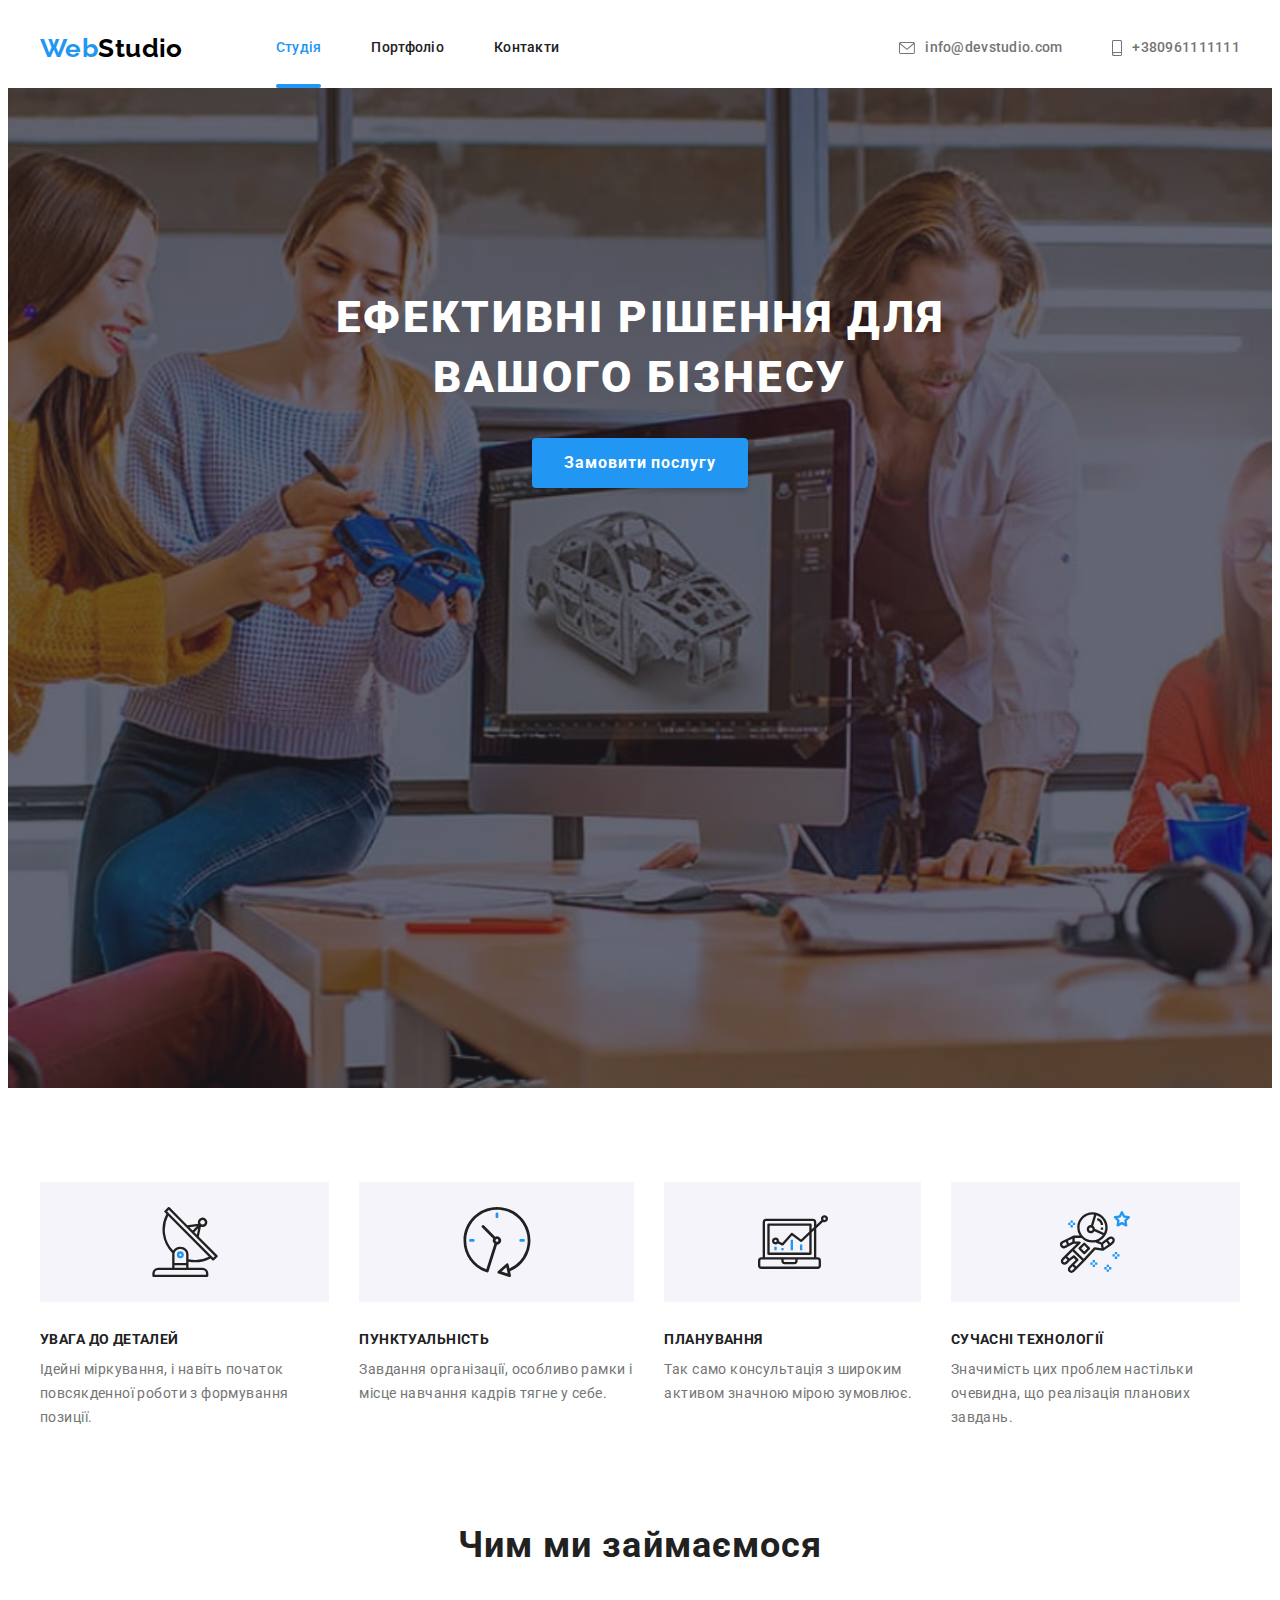
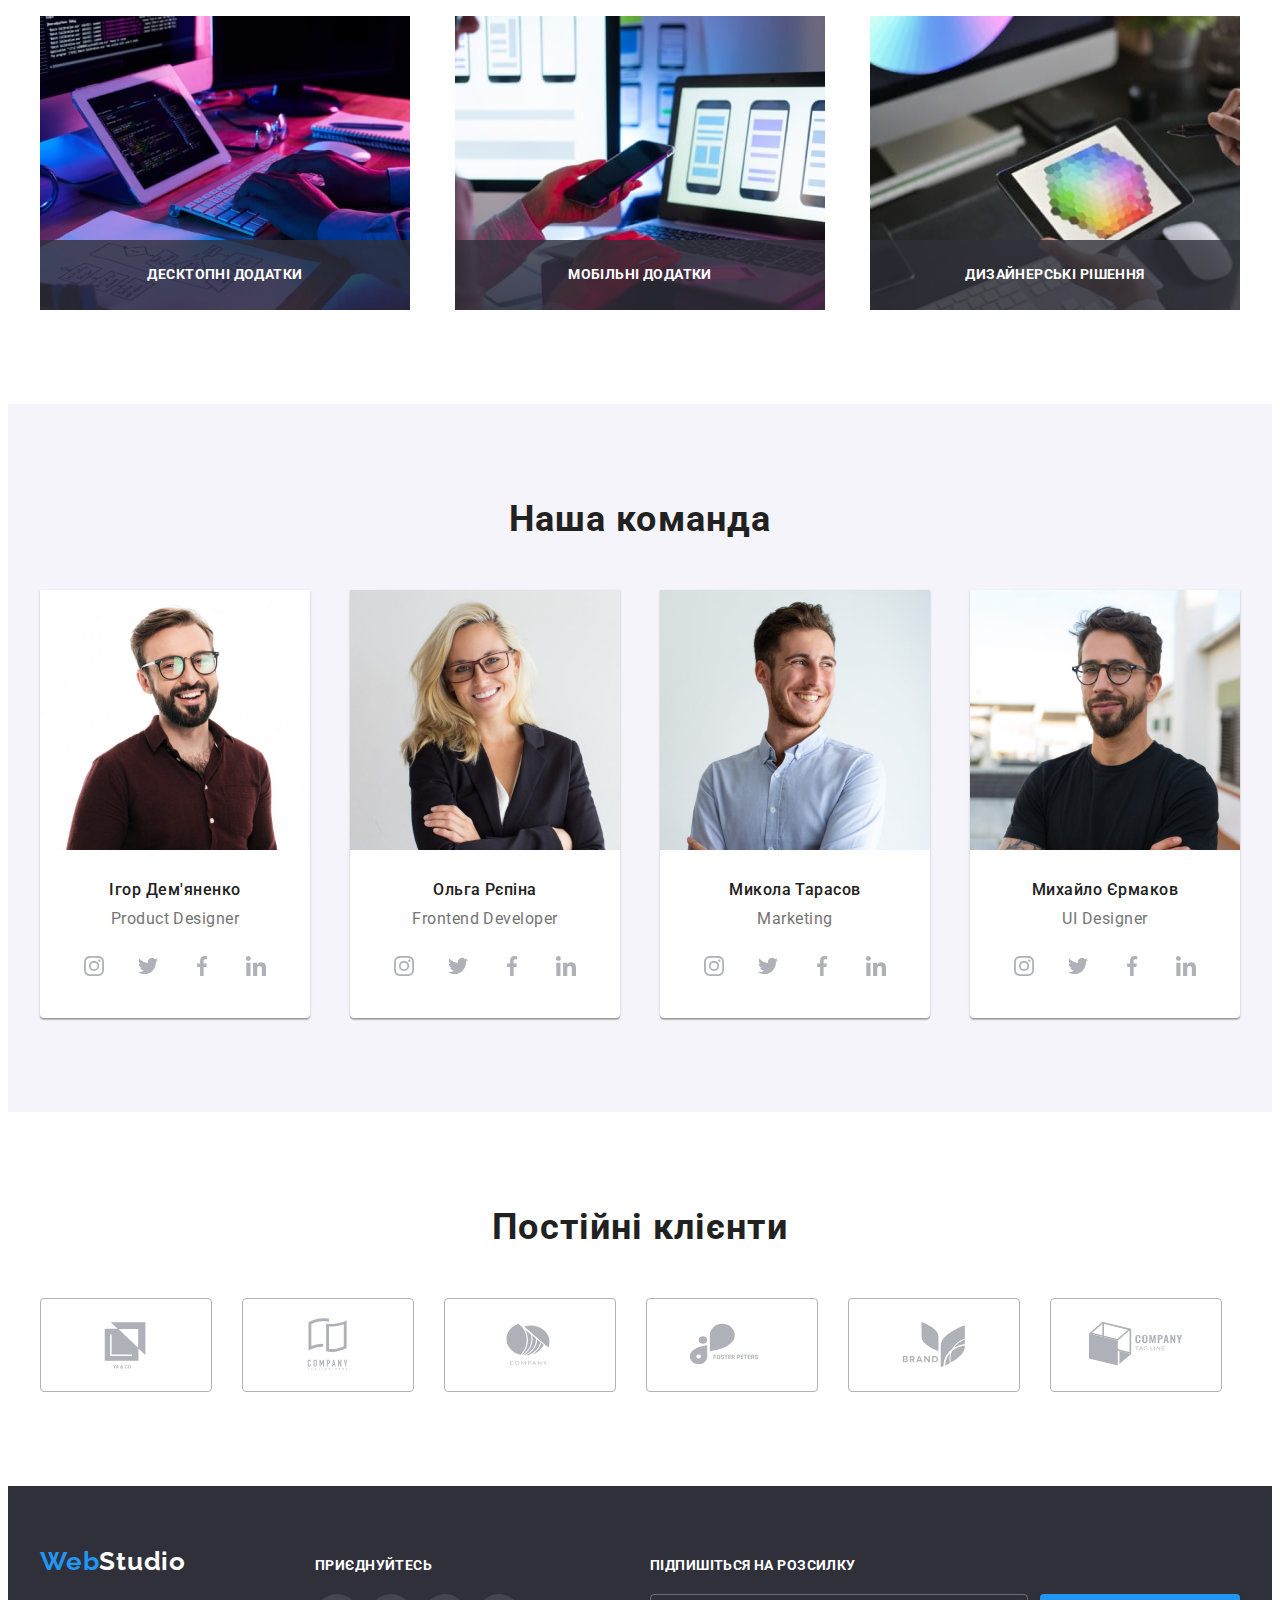
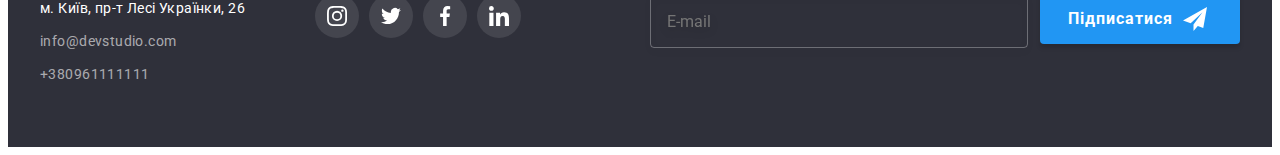
<file: index.html>
<!DOCTYPE html>
<html lang="uk">
  <head>
    <meta charset="UTF-8" />
    <meta http-equiv="X-UA-Compatible" content="IE=edge" />
    <meta name="viewport" content="width=device-width, initial-scale=1.0" />
    <title>Web Studio</title>
    <link rel="preconnect" href="https://fonts.googleapis.com" />
    <link rel="preconnect" href="https://fonts.gstatic.com" crossorigin />
    <link
      href="https://fonts.googleapis.com/css2?family=Raleway:wght@700&family=Roboto:wght@400;500;700;900&display=swap"
      rel="stylesheet"
    />
    <link
      rel="stylesheet"
      href="https://cdnjs.cloudflare.com/ajax/libs/modern-normalize/1.1.0/modern-normalize.min.css"
      integrity="sha512-wpPYUAdjBVSE4KJnH1VR1HeZfpl1ub8YT/NKx4PuQ5NmX2tKuGu6U/JRp5y+Y8XG2tV+wKQpNHVUX03MfMFn9Q=="
      crossorigin="anonymous"
      referrerpolicy="no-referrer"
    />
    <link rel="stylesheet" href="./css/styles.css" />
  </head>
  <body>
    <!-- Header -->
    <header class="header">
      <div class="container main-nav">
        <nav class="main-nav">
          <a href="./index.html" class="header-logo link">
            <span class="logo-accent">Web</span>Studio</a
          >
          <ul class="site-nav list">
            <li class="item">
              <a href="./index.html" class="header-link current link">Студія</a>
            </li>
            <li class="item">
              <a href="./portfolio.html" class="header-link link">Портфоліо</a>
            </li>
            <li class="item">
              <a href="" class="header-link link">Контакти</a>
            </li>
          </ul>
        </nav>
        <ul class="contacts list">
          <li class="contact-item">
            <a href="mailto:info@devstudio.com" class="contact-link link">
              <svg class="contacts-icon" width="16" height="12">
                <use href="./images/icons.svg#icon-envelopehover"></use>
              </svg>
              info@devstudio.com
            </a>
          </li>
          <li class="contact-item">
            <a href="tel:+380961111111" class="contact-link link">
              <svg class="contacts-icon" width="10" height="16">
                <use href="./images/icons.svg#icon-smartphone"></use>
              </svg>
              +380961111111</a
            >
          </li>
        </ul>
      </div>
    </header>

    <main>
      <!-- hero -->
      <section class="hero">
        <div class="container">
          <h1 class="hero-title">Ефективні рішення для вашого бізнесу</h1>
          <button type="button" class="button" data-modal-open>
            Замовити послугу
          </button>
        </div>
      </section>

      <!-- Переваги -->
      <section class="feature section">
        <div class="container">
          <h2 class="visually-hidden">Наші преваги</h2>
          <ul class="feature-items list">
            <li class="feature-item">
              <div class="feature-icons">
                <svg class="icon-block" width="70" height="70">
                  <use href="./images/icons.svg#icon-antenna"></use>
                </svg>
              </div>
              <h3 class="feature-title">УВАГА ДО ДЕТАЛЕЙ</h3>
              <p class="feature-text">
                Ідейні міркування, і навіть початок повсякденної роботи з
                формування позиції.
              </p>
            </li>
            <li class="feature-item">
              <div class="feature-icons">
                <svg class="icon-block" width="70" height="70">
                  <use href="./images/icons.svg#icon-clock"></use>
                </svg>
              </div>
              <h3 class="feature-title">ПУНКТУАЛЬНІСТЬ</h3>
              <p class="feature-text">
                Завдання організації, особливо рамки і місце навчання кадрів
                тягне у себе.
              </p>
            </li>
            <li class="feature-item">
              <div class="feature-icons">
                <svg class="icon-block" width="70" height="70">
                  <use href="./images/icons.svg#icon-diagram"></use>
                </svg>
              </div>
              <h3 class="feature-title">ПЛАНУВАННЯ</h3>
              <p class="feature-text">
                Так само консультація з широким активом значною мірою зумовлює.
              </p>
            </li>
            <li class="feature-item">
              <div class="feature-icons">
                <svg class="icon-block" width="70" height="70">
                  <use href="./images/icons.svg#icon-astronaut"></use>
                </svg>
              </div>
              <h3 class="feature-title">СУЧАСНІ ТЕХНОЛОГІЇ</h3>
              <p class="feature-text">
                Значимість цих проблем настільки очевидна, що реалізація
                планових завдань.
              </p>
            </li>
          </ul>
        </div>
      </section>
      <!-- Чим ми займаємося -->
      <section class="work section">
        <div class="container">
          <h2 class="work-title">Чим ми займаємося</h2>
          <ul class="work-item list">
            <li>
              <div class="work-picture">
                <img
                  src="./images/img1.jpg"
                  alt="верстка"
                  width="370"
                  class="item"
                />
                <p class="work-picture-text">Десктопні додатки</p>
              </div>
            </li>
            <li>
              <div class="work-picture">
                <img
                  src="./images/img2.jpg"
                  alt="дизайн"
                  width="370"
                  class="item"
                />
                <p class="work-picture-text">Мобільні додатки</p>
              </div>
            </li>
            <li>
              <div class="work-picture">
                <img
                  src="./images/img3.jpg"
                  alt="оформлення"
                  width="370"
                  class="item"
                />
                <p class="work-picture-text">Дизайнерські рішення</p>
              </div>
            </li>
          </ul>
        </div>
      </section>
      <!-- Наша команда -->
      <section class="team section">
        <div class="container">
          <h2 class="work-title">Наша команда</h2>
          <ul class="team-item list">
            <li class="item-border">
              <img
                src="./images/photo1.jpg"
                alt="фото1"
                width="270"
                class="item"
              />
              <div class="title-text">
                <h3 class="title">Ігор Дем'яненко</h3>
                <p class="text">Product Designer</p>
                <ul class="team-soc list">
                  <li class="team-soc-item">
                    <a href="" class="team-soc-link">
                      <svg class="team-soc-icon" width="20" height="20">
                        <use href="./images/icons.svg#icon-instagram"></use>
                      </svg>
                    </a>
                  </li>
                  <li class="team-soc-item">
                    <a href="" class="team-soc-link">
                      <svg class="team-soc-icon" width="20" height="20">
                        <use href="./images/icons.svg#icon-twitter"></use>
                      </svg>
                    </a>
                  </li>
                  <li class="team-soc-item">
                    <a href="" class="team-soc-link">
                      <svg class="team-soc-icon" width="20" height="20">
                        <use href="./images/icons.svg#icon-facebook"></use>
                      </svg>
                    </a>
                  </li>
                  <li class="team-soc-item">
                    <a href="" class="team-soc-link">
                      <svg class="team-soc-icon" width="20" height="20">
                        <use href="./images/icons.svg#icon-linkedin"></use>
                      </svg>
                    </a>
                  </li>
                </ul>
              </div>
            </li>
            <li class="item-border">
              <img
                src="./images/photo2.jpg"
                alt="фото2"
                width="270"
                class="item"
              />
              <div class="title-text">
                <h3 class="title">Ольга Рєпіна</h3>
                <p class="text">Frontend Developer</p>
                <ul class="team-soc list">
                  <li class="team-soc-item">
                    <a href="" class="team-soc-link">
                      <svg class="team-soc-icon" width="20" height="20">
                        <use href="./images/icons.svg#icon-instagram"></use>
                      </svg>
                    </a>
                  </li>
                  <li class="team-soc-item">
                    <a href="" class="team-soc-link">
                      <svg class="team-soc-icon" width="20" height="20">
                        <use href="./images/icons.svg#icon-twitter"></use>
                      </svg>
                    </a>
                  </li>
                  <li class="team-soc-item">
                    <a href="" class="team-soc-link">
                      <svg class="team-soc-icon" width="20" height="20">
                        <use href="./images/icons.svg#icon-facebook"></use>
                      </svg>
                    </a>
                  </li>
                  <li class="team-soc-item">
                    <a href="" class="team-soc-link">
                      <svg class="team-soc-icon" width="20" height="20">
                        <use href="./images/icons.svg#icon-linkedin"></use>
                      </svg>
                    </a>
                  </li>
                </ul>
              </div>
            </li>
            <li class="item-border">
              <img
                src="./images/photo3.jpg"
                alt="фото3"
                width="270"
                class="item"
              />
              <div class="title-text">
                <h3 class="title">Микола Тарасов</h3>
                <p class="text">Marketing</p>
                <ul class="team-soc list">
                  <li class="team-soc-item">
                    <a href="" class="team-soc-link">
                      <svg class="team-soc-icon" width="20" height="20">
                        <use href="./images/icons.svg#icon-instagram"></use>
                      </svg>
                    </a>
                  </li>
                  <li class="team-soc-item">
                    <a href="" class="team-soc-link">
                      <svg class="team-soc-icon" width="20" height="20">
                        <use href="./images/icons.svg#icon-twitter"></use>
                      </svg>
                    </a>
                  </li>
                  <li class="team-soc-item">
                    <a href="" class="team-soc-link">
                      <svg class="team-soc-icon" width="20" height="20">
                        <use href="./images/icons.svg#icon-facebook"></use>
                      </svg>
                    </a>
                  </li>
                  <li class="team-soc-item">
                    <a href="" class="team-soc-link">
                      <svg class="team-soc-icon" width="20" height="20">
                        <use href="./images/icons.svg#icon-linkedin"></use>
                      </svg>
                    </a>
                  </li>
                </ul>
              </div>
            </li>
            <li class="item-border">
              <img
                src="./images/photo4.jpg"
                alt="фото4"
                width="270"
                class="item"
              />
              <div class="title-text">
                <h3 class="title">Михайло Єрмаков</h3>
                <p class="text">UI Designer</p>
                <ul class="team-soc list">
                  <li class="team-soc-item">
                    <a href="" class="team-soc-link">
                      <svg class="team-soc-icon" width="20" height="20">
                        <use href="./images/icons.svg#icon-instagram"></use>
                      </svg>
                    </a>
                  </li>
                  <li class="team-soc-item">
                    <a href="" class="team-soc-link">
                      <svg class="team-soc-icon" width="20" height="20">
                        <use href="./images/icons.svg#icon-twitter"></use>
                      </svg>
                    </a>
                  </li>
                  <li class="team-soc-item">
                    <a href="" class="team-soc-link">
                      <svg class="team-soc-icon" width="20" height="20">
                        <use href="./images/icons.svg#icon-facebook"></use>
                      </svg>
                    </a>
                  </li>
                  <li class="team-soc-item">
                    <a href="" class="team-soc-link">
                      <svg class="team-soc-icon" width="20" height="20">
                        <use href="./images/icons.svg#icon-linkedin"></use>
                      </svg>
                    </a>
                  </li>
                </ul>
              </div>
            </li>
          </ul>
        </div>
      </section>

      <!-- Постійні клієнти -->
      <section class="clients section">
        <div class="container">
          <h2 class="clients-title">Постійні клієнти</h2>
          <ul class="clients-list list">
            <li class="client-item">
              <a href="" class="client-link link">
                <svg class="client-logo" width="106" height="60">
                  <use href="./images/icons.svg#icon-Logo1"></use>
                </svg>
              </a>
            </li>
            <li class="client-item">
              <a href="" class="client-link link">
                <svg class="client-logo" width="106" height="60">
                  <use href="./images/icons.svg#icon-Logo2"></use>
                </svg>
              </a>
            </li>
            <li class="client-item">
              <a href="" class="client-link link">
                <svg class="client-logo" width="106" height="60">
                  <use href="./images/icons.svg#icon-Logo3"></use>
                </svg>
              </a>
            </li>
            <li class="client-item">
              <a href="" class="client-link link">
                <svg class="client-logo" width="106" height="60">
                  <use href="./images/icons.svg#icon-Logo4"></use>
                </svg>
              </a>
            </li>
            <li class="client-item">
              <a href="" class="client-link link">
                <svg class="client-logo" width="106" height="60">
                  <use href="./images/icons.svg#icon-Logo5"></use>
                </svg>
              </a>
            </li>
            <li class="client-item">
              <a href="" class="client-link link">
                <svg class="client-logo" width="106" height="60">
                  <use href="./images/icons.svg#icon-Logo6"></use>
                </svg>
              </a>
            </li>
          </ul>
        </div>
      </section>
    </main>
    <!-- FOOTER -->
    <footer class="footer">
      <div class="container connect-box">
        <div class="address-box">
          <a href="./index.html" class="footer-logo link">
            <span class="logo-accent">Web</span>Studio</a
          >
          <address>
            <ul class="address-item list">
              <li class="item">
                <a
                  href="https://goo.gl/maps/reQ4tr1Y8sRU6kU5A"
                  target="_blank"
                  rel="noopener nofollow"
                  class="address link"
                  >м. Київ, пр-т Лесі Українки, 26</a
                >
              </li>
              <li class="item">
                <a href="mailto:info@devstudio.com" class="contact link"
                  >info@devstudio.com</a
                >
              </li>
              <li class="item">
                <a href="tel:+380961111111" class="contact link"
                  >+380961111111</a
                >
              </li>
            </ul>
          </address>
        </div>

        <div class="connect">
          <p class="connect-text">приєднуйтесь</p>
          <ul class="connect-list list">
            <li class="connect-item">
              <a href="" class="connect-link link">
                <svg class="connect-icons" width="20" height="20">
                  <use href="./images/icons.svg#icon-instagram"></use>
                </svg>
              </a>
            </li>
            <li class="connect-item">
              <a href="" class="connect-link link">
                <svg class="connect-icons" width="20" height="20">
                  <use href="./images/icons.svg#icon-twitter"></use>
                </svg>
              </a>
            </li>
            <li class="connect-item">
              <a href="" class="connect-link link">
                <svg class="connect-icons" width="20" height="20">
                  <use href="./images/icons.svg#icon-facebook"></use>
                </svg>
              </a>
            </li>
            <li class="connect-item">
              <a href="" class="connect-link link">
                <svg class="connect-icons" width="20" height="20">
                  <use href="./images/icons.svg#icon-linkedin"></use>
                </svg>
              </a>
            </li>
          </ul>
        </div>
        <div class="subscription">
          <p class="subscription-text">Підпишіться на розсилку</p>
          <form class="subscription-form">
            <label for="email"></label>
            <input
              type="email"
              name="email"
              id="email"
              placeholder="E-mail"
              required
              class="form-email"
            />
            <button type="submit" class="button">
              Підписатися
              <svg class="subscription-icons" width="24" height="24">
                <use href="./images/icons.svg#icon-icon-send"></use>
              </svg>
            </button>
          </form>
        </div>
      </div>
    </footer>
    <div class="backdrop is-hidden" data-modal>
      <div class="modal">
        <button type="button" class="modal-close" data-modal-close>
          <svg class="modal-close-icon" width="18" height="18">
            <use href="./images/icons.svg#icon-close-black"></use>
          </svg>
        </button>
        <p class="modal-title">Залиште свої дані, ми вам передзвонимо</p>
        <form class="modal-form">
          <div class="form-field">
            <label for="user-name" class="input-title">Ім'я</label>
            <div class="input-wrap">
              <input
                type="text"
                name="user-name"
                id="user-name"
                class="form-input"
                placeholder=""
                required
              />
              <svg class="input-icon" width="18" height="18">
                <use href="./images/icons.svg#icon-person-black"></use>
              </svg>
            </div>
          </div>
          <div class="form-field">
            <label for="user-tel" class="input-title">Телефон</label>
            <div class="input-wrap">
              <input
                type="tel"
                name="user-tel"
                id="user-tel"
                class="form-input"
                placeholder=""
                required
              />
              <svg class="input-icon" width="18" height="18">
                <use href="./images/icons.svg#icon-phone-black"></use>
              </svg>
            </div>
          </div>
          <div class="form-field">
            <label for="user-email" class="input-title">Пошта</label>
            <div class="input-wrap">
              <input
                type="email"
                name="user-email"
                id="user-email"
                class="form-input"
                placeholder=""
                required
              />
              <svg class="input-icon" width="18" height="18">
                <use href="./images/icons.svg#icon-email-black"></use>
              </svg>
            </div>
          </div>
          <div class="form-comment">
            <label for="comment" class="input-title">Коментар</label>
            <textarea
              name="comment"
              id="comment"
              placeholder="Введіть текст"
              class="comment-input"
            ></textarea>
          </div>
          <div class="checkbox">
            <input
              type="checkbox"
              name="agree"
              id="agree"
              value="true"
              required
              class="input-check visually-hidden"
            />
            <label for="agree" class="check-text">
              <span>
                <svg class="check-icon" width="16" height="15">
                  <use href="./images/icons.svg#icon-check"></use>
                </svg>
              </span>
              Погоджуюся з розсилкою та приймаю
              <a href="" class="contract-link">Умови договору</a></label
            >
          </div>
          <button type="submit" class="button">Відправити</button>
        </form>
      </div>
    </div>
    <script src="./js/modal.js"></script>
  </body>
</html>
</file>
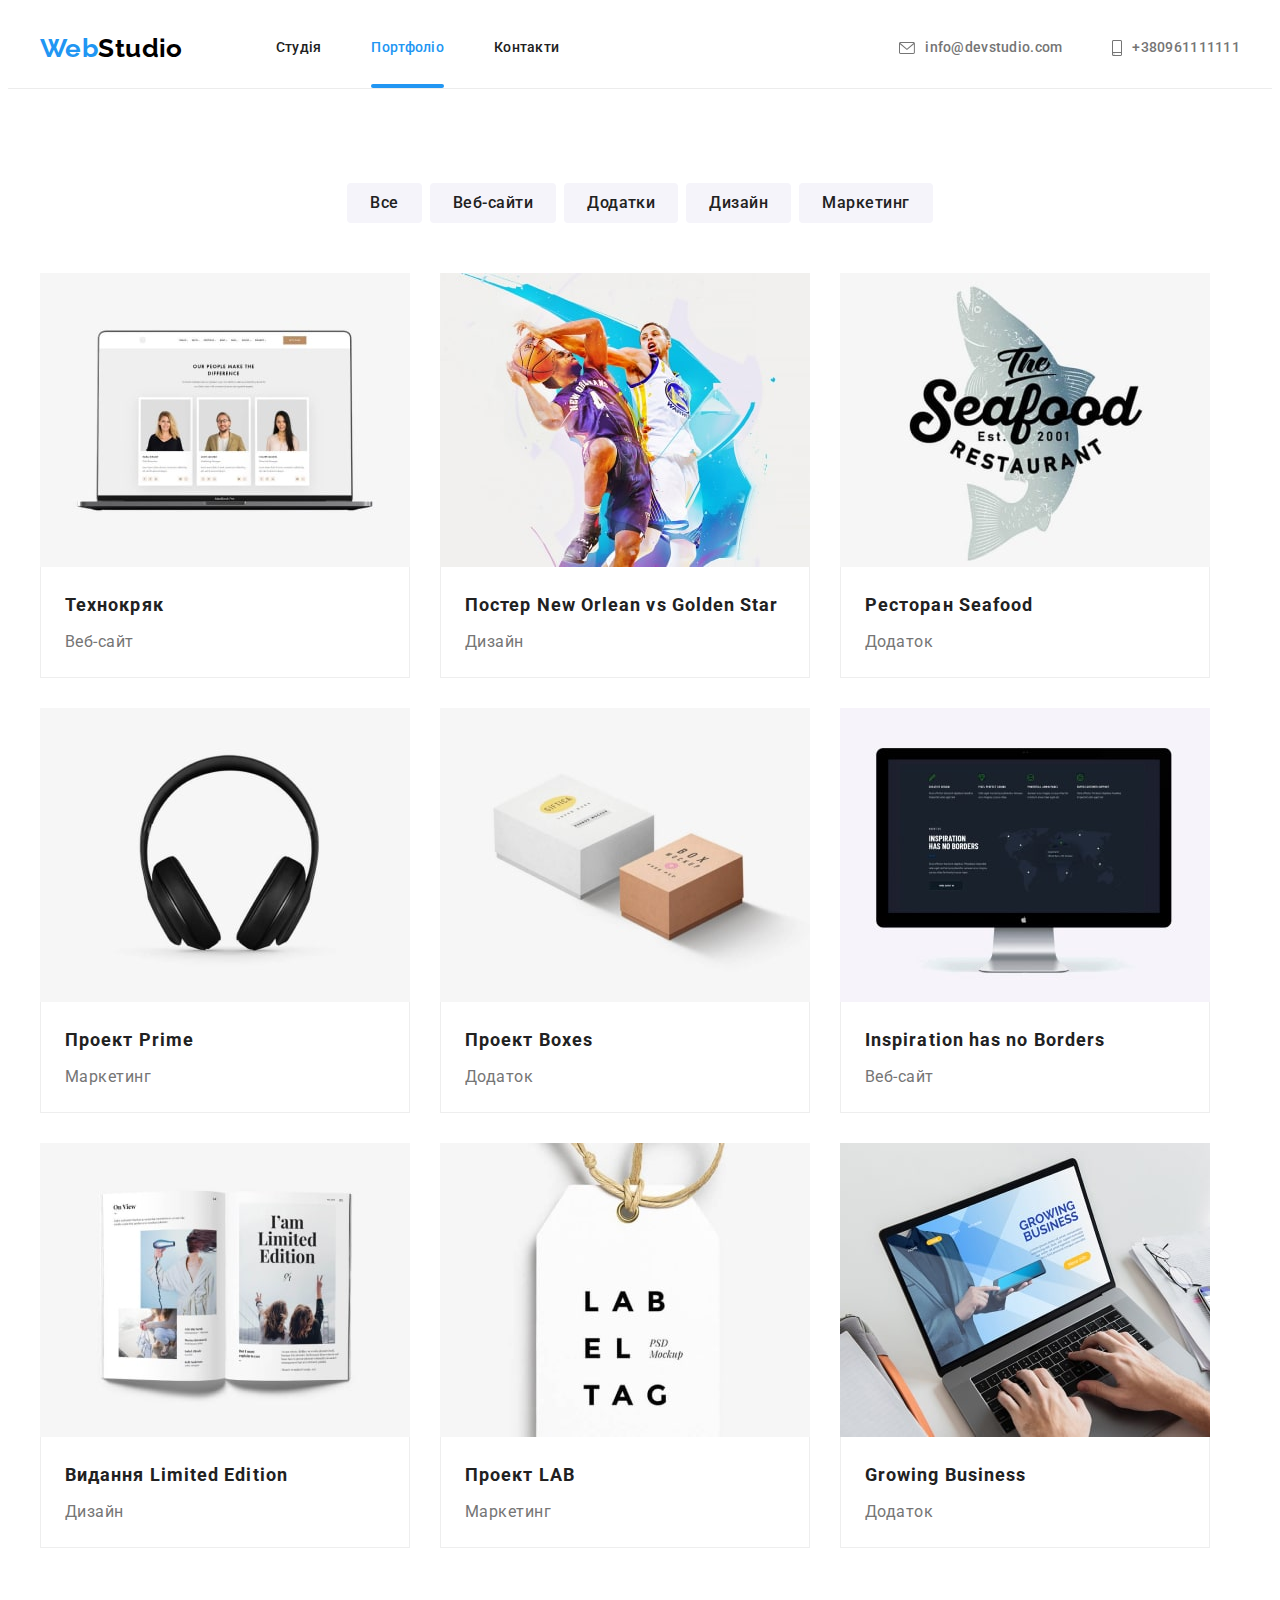
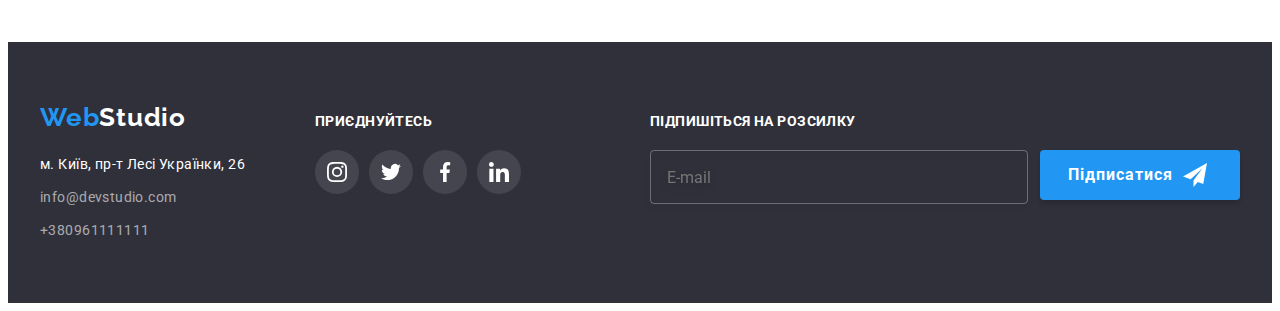
<file: portfolio.html>
<!DOCTYPE html>
<html lang="uk">
  <head>
    <meta charset="UTF-8" />
    <meta http-equiv="X-UA-Compatible" content="IE=edge" />
    <meta name="viewport" content="width=device-width, initial-scale=1.0" />
    <title>Web Studio</title>
    <link rel="preconnect" href="https://fonts.googleapis.com" />
    <link rel="preconnect" href="https://fonts.gstatic.com" crossorigin />
    <link
      href="https://fonts.googleapis.com/css2?family=Raleway:wght@700&family=Roboto:wght@400;500;700;900&display=swap"
      rel="stylesheet"
    />
    <link
      rel="stylesheet"
      href="https://cdnjs.cloudflare.com/ajax/libs/modern-normalize/1.1.0/modern-normalize.min.css"
      integrity="sha512-wpPYUAdjBVSE4KJnH1VR1HeZfpl1ub8YT/NKx4PuQ5NmX2tKuGu6U/JRp5y+Y8XG2tV+wKQpNHVUX03MfMFn9Q=="
      crossorigin="anonymous"
      referrerpolicy="no-referrer"
    />
    <link rel="stylesheet" href="./css/styles.css" />
  </head>
  <body>
    <!-- Header -->
    <header class="header header-border">
      <div class="container main-nav">
        <nav class="main-nav">
          <a href="./index.html" class="header-logo link">
            <span class="logo-accent">Web</span>Studio</a
          >
          <ul class="site-nav list">
            <li class="item">
              <a href="./index.html" class="header-link link">Студія</a>
            </li>
            <li class="item">
              <a href="./portfolio.html" class="header-link current link"
                >Портфоліо</a
              >
            </li>
            <li class="item">
              <a href="" class="header-link link">Контакти</a>
            </li>
          </ul>
        </nav>
        <ul class="contacts list">
          <li class="contact-item">
            <a href="mailto:info@devstudio.com" class="contact-link link">
              <svg class="contacts-icon" width="16" height="12">
                <use href="./images/icons.svg#icon-envelopehover"></use>
              </svg>
              info@devstudio.com
            </a>
          </li>
          <li class="contact-item">
            <a href="tel:+380961111111" class="contact-link link">
              <svg class="contacts-icon" width="10" height="16">
                <use href="./images/icons.svg#icon-smartphone"></use>
              </svg>
              +380961111111</a
            >
          </li>
        </ul>
      </div>
    </header>

    <main>
      <section class="portfolio-section">
        <div class="container">
          <h1 class="visually-hidden">Приклади наших робіт</h1>
          <ul class="button-items list">
            <li class="item">
              <button type="button" class="button-filter">Все</button>
            </li>
            <li class="item">
              <button type="button" class="button-filter">Веб-сайти</button>
            </li>
            <li class="item">
              <button type="button" class="button-filter">Додатки</button>
            </li>
            <li class="item">
              <button type="button" class="button-filter">Дизайн</button>
            </li>
            <li class="item">
              <button type="button" class="button-filter">Маркетинг</button>
            </li>
          </ul>
          <ul class="portfolio-items list">
            <li class="example">
              <a href="" class="example-link link">
                <div class="example-image">
                  <img
                    src="./images/project1.jpg"
                    alt="foto-project"
                    width="370"
                  />
                  <p class="example-text">
                    Ресурс пропонує комплексні пропозиції з різним рівнем
                    функціоналу та сервісів. Все це дозволить відвідувачу
                    отримати вичерпні відомості про компанію чи приватну особу.
                  </p>
                </div>
                <div class="description">
                  <h2 class="description-title">Технокряк</h2>
                  <p class="description-text">Веб-сайт</p>
                </div>
              </a>
            </li>
            <li class="example">
              <a href="" class="example-link link">
                <div class="example-image">
                  <img
                    src="./images/project2.jpg"
                    alt="foto-project"
                    width="370"
                  />
                  <p class="example-text">
                    Ресурс пропонує комплексні пропозиції з різним рівнем
                    функціоналу та сервісів. Все це дозволить відвідувачу
                    отримати вичерпні відомості про компанію чи приватну особу.
                  </p>
                </div>
                <div class="description">
                  <h2 class="description-title">
                    Постер New Orlean vs Golden Star
                  </h2>
                  <p class="description-text">Дизайн</p>
                </div>
              </a>
            </li>
            <li class="example">
              <a href="" class="example-link link">
                <div class="example-image">
                  <img
                    src="./images/project3.jpg"
                    alt="foto-project"
                    width="370"
                  />
                  <p class="example-text">
                    Ресурс пропонує комплексні пропозиції з різним рівнем
                    функціоналу та сервісів. Все це дозволить відвідувачу
                    отримати вичерпні відомості про компанію чи приватну особу.
                  </p>
                </div>
                <div class="description">
                  <h2 class="description-title">Ресторан Seafood</h2>
                  <p class="description-text">Додаток</p>
                </div>
              </a>
            </li>
            <li class="example">
              <a href="" class="example-link link">
                <div class="example-image">
                  <img
                    src="./images/project4.jpg"
                    alt="foto-project"
                    width="370"
                  />
                  <p class="example-text">
                    Ресурс пропонує комплексні пропозиції з різним рівнем
                    функціоналу та сервісів. Все це дозволить відвідувачу
                    отримати вичерпні відомості про компанію чи приватну особу.
                  </p>
                </div>
                <div class="description">
                  <h2 class="description-title">Проект Prime</h2>
                  <p class="description-text">Маркетинг</p>
                </div>
              </a>
            </li>
            <li class="example">
              <a href="" class="example-link link">
                <div class="example-image">
                  <img
                    src="./images/project5.jpg"
                    alt="foto-project"
                    width="370"
                  />
                  <p class="example-text">
                    Ресурс пропонує комплексні пропозиції з різним рівнем
                    функціоналу та сервісів. Все це дозволить відвідувачу
                    отримати вичерпні відомості про компанію чи приватну особу.
                  </p>
                </div>
                <div class="description">
                  <h2 class="description-title">Проект Boxes</h2>
                  <p class="description-text">Додаток</p>
                </div>
              </a>
            </li>
            <li class="example">
              <a href="" class="example-link link">
                <div class="example-image">
                  <img
                    src="./images/project6.jpg"
                    alt="foto-project"
                    width="370"
                  />
                  <p class="example-text">
                    Ресурс пропонує комплексні пропозиції з різним рівнем
                    функціоналу та сервісів. Все це дозволить відвідувачу
                    отримати вичерпні відомості про компанію чи приватну особу.
                  </p>
                </div>
                <div class="description">
                  <h2 class="description-title">Inspiration has no Borders</h2>
                  <p class="description-text">Веб-сайт</p>
                </div>
              </a>
            </li>
            <li class="example">
              <a href="" class="example-link link">
                <div class="example-image">
                  <img
                    src="./images/project7.jpg"
                    alt="foto-project"
                    width="370"
                  />
                  <p class="example-text">
                    Ресурс пропонує комплексні пропозиції з різним рівнем
                    функціоналу та сервісів. Все це дозволить відвідувачу
                    отримати вичерпні відомості про компанію чи приватну особу.
                  </p>
                </div>
                <div class="description">
                  <h2 class="description-title">Видання Limited Edition</h2>
                  <p class="description-text">Дизайн</p>
                </div>
              </a>
            </li>
            <li class="example">
              <a href="" class="example-link link">
                <div class="example-image">
                  <img
                    src="./images/project8.jpg"
                    alt="foto-project"
                    width="370"
                  />
                  <p class="example-text">
                    Ресурс пропонує комплексні пропозиції з різним рівнем
                    функціоналу та сервісів. Все це дозволить відвідувачу
                    отримати вичерпні відомості про компанію чи приватну особу.
                  </p>
                </div>
                <div class="description">
                  <h2 class="description-title">Проект LAB</h2>
                  <p class="description-text">Маркетинг</p>
                </div>
              </a>
            </li>
            <li class="example">
              <a href="" class="example-link link">
                <div class="example-image">
                  <img
                    src="./images/project9.jpg"
                    alt="foto-project"
                    width="370"
                  />
                  <p class="example-text">
                    Ресурс пропонує комплексні пропозиції з різним рівнем
                    функціоналу та сервісів. Все це дозволить відвідувачу
                    отримати вичерпні відомості про компанію чи приватну особу.
                  </p>
                </div>
                <div class="description">
                  <h2 class="description-title">Growing Business</h2>
                  <p class="description-text">Додаток</p>
                </div>
              </a>
            </li>
          </ul>
        </div>
      </section>
    </main>

    <!-- FOOTER -->
    <footer class="footer">
      <div class="container connect-box">
        <div class="address-box">
          <a href="./index.html" class="footer-logo link">
            <span class="logo-accent">Web</span>Studio</a
          >
          <address>
            <ul class="address-item list">
              <li class="item">
                <a
                  href="https://goo.gl/maps/reQ4tr1Y8sRU6kU5A"
                  target="_blank"
                  rel="noopener nofollow"
                  class="address link"
                  >м. Київ, пр-т Лесі Українки, 26</a
                >
              </li>
              <li class="item">
                <a href="mailto:info@devstudio.com" class="contact link"
                  >info@devstudio.com</a
                >
              </li>
              <li class="item">
                <a href="tel:+380961111111" class="contact link"
                  >+380961111111</a
                >
              </li>
            </ul>
          </address>
        </div>

        <div class="connect">
          <p class="connect-text">приєднуйтесь</p>
          <ul class="connect-list list">
            <li class="connect-item">
              <a href="" class="connect-link link">
                <svg class="connect-icons" width="20" height="20">
                  <use href="./images/icons.svg#icon-instagram"></use>
                </svg>
              </a>
            </li>
            <li class="connect-item">
              <a href="" class="connect-link link">
                <svg class="connect-icons" width="20" height="20">
                  <use href="./images/icons.svg#icon-twitter"></use>
                </svg>
              </a>
            </li>
            <li class="connect-item">
              <a href="" class="connect-link link">
                <svg class="connect-icons" width="20" height="20">
                  <use href="./images/icons.svg#icon-facebook"></use>
                </svg>
              </a>
            </li>
            <li class="connect-item">
              <a href="" class="connect-link link">
                <svg class="connect-icons" width="20" height="20">
                  <use href="./images/icons.svg#icon-linkedin"></use>
                </svg>
              </a>
            </li>
          </ul>
        </div>
        <div class="subscription">
          <p class="subscription-text">Підпишіться на розсилку</p>
          <form class="subscription-form">
            <label for="email"></label>
            <input
              type="email"
              name="email"
              id="email"
              placeholder="E-mail"
              class="form-email"
            />
            <button type="submit" class="button">
              Підписатися
              <svg class="subscription-icons" width="24" height="24">
                <use href="./images/icons.svg#icon-icon-send"></use>
              </svg>
            </button>
          </form>
        </div>
      </div>
    </footer>
  </body>
</html>
</file>
<file: css/styles.css>
:root {
  --primary-text-color: #757575;
  --logo-color: #000000;
  --title-text-color: #212121;
  --accent-color: #2196f3;
  --primary-white-color: #ffffff;
  --hero-bg-color: #2f303a;
  --section-bg: #f5f4fa;
  --border-color: #eeeeee;
  --line-color: #ececec;
  --grey: #afb1b8;
}
body {
  color: var(--primary-text-color);
  background-color: var(--primary-white-color);
  font-family: "Roboto", sans-serif;
  font-size: 14px;
  letter-spacing: 0.03em;
}
h1,
h2,
h3,
h4,
h5,
h6,
p {
  margin: 0;
}

img {
  display: block;
  max-width: 100%;
  height: auto;
}
button {
  display: block;
  margin: 0 auto;
  cursor: pointer;
  border-radius: 4px;
  border: none;
}
.section {
  padding-top: 94px;
  padding-bottom: 94px;
}
.container {
  width: 1200px;
  margin: 0 auto;
  padding: 0 15px;
}

.visually-hidden {
  position: absolute;
  width: 1px;
  height: 1px;
  margin: -1px;
  border: 0;
  padding: 0;

  white-space: nowrap;
  clip-path: inset(100%);
  clip: rect(0 0 0 0);
  overflow: hidden;
}
.list {
  list-style: none;
  margin: 0;
  padding: 0;
}
.link {
  text-decoration: none;
}

/* Header */

.main-nav {
  display: flex;
  align-items: center;
}

.header-logo {
  margin-right: 93px;
  padding-top: 24px;
  padding-bottom: 24px;
  color: var(--logo-color);
  font-family: Raleway, sans-serif;
  font-weight: 700;
  font-size: 26px;
  line-height: 1.19;
}
.logo-accent {
  color: var(--accent-color);
}
.header-link {
  position: relative;
  transition-property: color;
  transition-duration: 250ms;
  transition-timing-function: cubic-bezier(0.4, 0, 0.2, 1);
  display: block;
  padding-top: 32px;
  padding-bottom: 32px;
  color: var(--title-text-color);
  font-weight: 500;
  font-size: 14px;
  line-height: 1.14;
  letter-spacing: 0.02em;
}
.header-link.current::after {
  content: "";
  width: 100%;
  height: 4px;
  position: absolute;
  bottom: 0;
  border-radius: 2px;
  display: block;
  background-color: var(--accent-color);
}
.site-nav {
  display: flex;
}
.site-nav .item:not(:last-child) {
  margin-right: 50px;
}

.site-nav .header-link:hover,
.site-nav .header-link:focus {
  color: var(--accent-color);
}

.site-nav .header-link.current {
  color: var(--accent-color);
}
.contacts {
  display: flex;
  margin-left: auto;
}
.contact-link {
  transition-property: color;
  transition-duration: 250ms;
  transition-timing-function: cubic-bezier(0.4, 0, 0.2, 1);
  display: flex;
  padding-top: 32px;
  padding-bottom: 32px;
  align-items: center;
  font-weight: 500;
  font-size: 14px;
  line-height: 1.14;
  letter-spacing: 0.02em;
  color: var(--primary-text-color);
}

.contacts .contact-item + .contact-item {
  margin-left: 50px;
}

.contact-link:hover,
.contact-link:focus {
  color: var(--accent-color);
}

.contacts-icon {
  margin-right: 10px;
  fill: currentColor;
}

/* hero */
.hero {
  background-color: var(--hero-bg-color);
  background-image: linear-gradient(
      rgba(47, 48, 58, 0.4),
      rgba(47, 48, 58, 0.4)
    ),
    url(../images/hero-bg.jpg);
  background-repeat: no-repeat;
  background-position: center;
  background-size: cover;
  max-width: 1600px;
  text-align: center;
  padding: 200px 0;
  margin: 0 auto;
  height: 600px;
}
.hero-title {
  margin-left: auto;
  margin-right: auto;
  margin-bottom: 30px;
  max-width: 696px;
  color: var(--primary-white-color);
  font-weight: 900;
  font-size: 44px;
  line-height: 1.36;
  letter-spacing: 0.06em;
  text-transform: uppercase;
}
/* button */
.button {
  padding: 10px 32px;
  box-shadow: 0px 4px 4px rgba(0, 0, 0, 0.15);
  min-width: 200px;
  color: var(--primary-white-color);
  background-color: var(--accent-color);
  font-family: "Roboto";
  font-weight: 700;
  font-size: 16px;
  line-height: 1.88;
  align-items: center;
  letter-spacing: 0.06em;
}
/* Переваги */

.feature-items {
  display: flex;
}
.feature-items .feature-item:not(:last-child) {
  margin-right: 30px;
}
.feature-icons {
  width: auto;
  height: 120px;
  background-color: var(--section-bg);
  display: flex;
  justify-content: center;
  align-items: center;
  margin-bottom: 30px;
}

.feature-title {
  margin-top: 0;
  margin-bottom: 10px;
  color: var(--title-text-color);
  font-size: 14px;
  line-height: 1.14;
  letter-spacing: 0.03em;
  text-transform: uppercase;
}
.feature-text {
  margin: 0;
  font-weight: 400;
  font-size: 14px;
  line-height: 1.71;
  letter-spacing: 0.03em;
}
/* Чем мы занимаемся */
.work {
  padding-top: 0;
}
.work-item {
  display: flex;
  justify-content: space-between;
}
.work-title {
  margin-top: 0;
  margin-bottom: 50px;
  color: var(--title-text-color);
  font-size: 36px;
  line-height: 1.17;
  text-align: center;
  letter-spacing: 0.03em;
}
.work-picture {
  position: relative;
}
.work-picture-text {
  position: absolute;
  bottom: 0;
  height: 70px;
  width: 100%;
  display: flex;
  align-items: center;
  justify-content: center;
  font-weight: 700;
  line-height: 1.14;
  text-transform: uppercase;
  color: var(--primary-white-color);
  background: rgba(47, 48, 58, 0.8);
}
/* Наша команда */
.team {
  background-color: #f5f4fa;
}
.item-border {
  box-shadow: 0px 1px 3px rgba(0, 0, 0, 0.12), 0px 1px 1px rgba(0, 0, 0, 0.14),
    0px 2px 1px rgba(0, 0, 0, 0.2);
  border-radius: 0px 0px 4px 4px;
  background-color: var(--primary-white-color);
}

.team-item {
  display: flex;
  justify-content: space-between;
}
.title-text {
  padding-top: 30px;
  padding-bottom: 30px;
}
.team-item .title {
  margin-top: 0;
  margin-bottom: 10px;
  color: var(--title-text-color);
  font-weight: 500;
  font-size: 16px;
  line-height: 1.19;
  text-align: center;
  letter-spacing: 0.03em;
}
.team-item .text {
  margin: 0;
  font-weight: 400;
  font-size: 16px;
  line-height: 1.19;
  text-align: center;
  letter-spacing: 0.03em;
  margin-bottom: 16px;
}
.team-soc {
  display: flex;
  justify-content: center;
  gap: 10px;
}
.team-soc-link {
  transition-property: background-color, color;
  transition-duration: 250ms;
  transition-timing-function: cubic-bezier(0.4, 0, 0.2, 1);
  width: 44px;
  height: 44px;
  border-radius: 50%;
  display: flex;
  align-items: center;
  justify-content: center;
  color: var(--grey);
}
.team-soc-icon {
  fill: currentColor;
}
.team-soc-link:hover,
.team-soc-link:focus {
  background-color: var(--accent-color);
  color: var(--primary-white-color);
}

/* Постійні клієнти */
.clients-title {
  margin-bottom: 50px;
  color: var(--title-text-color);
  font-size: 36px;
  line-height: 1.17;
  text-align: center;
  letter-spacing: 0.03em;
}
.clients-list {
  display: flex;
  align-items: center;
  gap: 30px;
}

.client-link {
  transition-property: border, color;
  transition-duration: 250ms;
  transition-timing-function: cubic-bezier(0.4, 0, 0.2, 1);
  width: 170px;
  height: 92px;
  border: 1px solid var(--grey);
  border-radius: 4px;
  display: flex;
  align-items: center;
  justify-content: center;
  color: var(--grey);
}
.client-logo {
  fill: currentColor;
}
.client-link:hover,
.client-link:focus {
  border: 1px solid var(--accent-color);
  color: var(--accent-color);
}

/* FOOTER */
.footer {
  padding-top: 60px;
  padding-bottom: 60px;
  background-color: var(--hero-bg-color);
}
.footer-logo {
  margin-bottom: 20px;
  display: block;
  color: var(--primary-white-color);
  font-family: "Raleway", sans-serif;
  font-weight: 700;
  font-size: 26px;
  line-height: 1.19;
  letter-spacing: 0.03em;
}
.address-item {
  font-style: normal;
  font-weight: 400;
  font-size: 14px;
  line-height: 1.71;
  letter-spacing: 0.03em;
}
.address-item .address {
  color: var(--primary-white-color);
}
.address-item .contact {
  transition-property: color;
  transition-duration: 250ms;
  transition-timing-function: cubic-bezier(0.4, 0, 0.2, 1);
  color: rgba(255, 255, 255, 0.6);
}
.address-item .contact:hover,
.address-item .contact:focus {
  color: var(--accent-color);
}
.address-item .item:not(:last-child) {
  margin-bottom: 9px;
}
.connect-box {
  display: flex;
  align-items: baseline;
}
.connect {
  margin-left: 70px;
}
.connect-text,
.subscription-text {
  font-size: 14px;
  font-weight: 700;
  line-height: 1.14;
  letter-spacing: 0.03em;
  text-transform: uppercase;
  color: var(--primary-white-color);
  margin-bottom: 20px;
}
.connect-list {
  display: flex;
  gap: 10px;
}
.connect-link {
  transition-property: background-color, color;
  transition-duration: 250ms;
  transition-timing-function: cubic-bezier(0.4, 0, 0.2, 1);
  width: 44px;
  height: 44px;
  border-radius: 50%;
  display: flex;
  align-items: center;
  justify-content: center;
  background-color: rgba(255, 255, 255, 0.1);
  color: var(--primary-white-color);
}
.connect-icons {
  fill: currentColor;
}
.connect-link:hover,
.connect-link:focus {
  background-color: var(--accent-color);
  color: var(--primary-white-color);
}
.subscription {
  margin-left: auto;
}
.subscription-form {
  display: flex;
}
.form-email {
  transition-property: outline-color, border;
  transition-duration: 250ms;
  transition-timing-function: cubic-bezier(0.4, 0, 0.2, 1);
  padding-left: 16px;
  width: 358px;
  height: 50px;
  border: 1px solid rgba(255, 255, 255, 0.3);
  filter: drop-shadow(0px 4px 4px rgba(0, 0, 0, 0.15));
  border-radius: 4px;
  font-family: "Roboto";
  font-style: normal;
  font-weight: 400;
  font-size: 16px;
  line-height: 1.25;
  background-color: transparent;
  color: var(--primary-white-color);
}
.form-email:focus {
  outline-color: var(--accent-color);
}
.form-email:hover {
  border: 1px solid var(--accent-color);
}
.subscription-form .button {
  display: flex;
  align-items: center;
  padding: 10px 28px;
  margin-left: 12px;
  height: 50px;
}
.subscription-icons {
  margin-left: 10px;
}
/* Модалка */
.backdrop {
  position: fixed;
  top: 0;
  left: 0;
  width: 100%;
  height: 100%;
  background-color: rgba(0, 0, 0, 0.2);
  transition-property: opacity, visibility;
  transition-duration: 250ms;
  transition-timing-function: cubic-bezier(0.4, 0, 0.2, 1);
}
.modal {
  position: absolute;
  top: 50%;
  left: 50%;
  transform: translate(-50%, -50%) scale(1);
  transition-property: transform;
  transition-duration: 250ms;
  transition-timing-function: cubic-bezier(0.4, 0, 0.2, 1);
  min-height: 581px;
  min-width: 528px;
  border-radius: 4px;
  padding: 40px;
  background-color: var(--primary-white-color);
}
.backdrop.is-hidden .modal {
  transform: scale(0);
}
.modal-close {
  transition-property: fill;
  transition-duration: 250ms;
  transition-timing-function: cubic-bezier(0.4, 0, 0.2, 1);
  position: absolute;
  top: 8px;
  right: 8px;
  width: 30px;
  height: 30px;
  padding: 5px;
  border: 1px solid rgba(0, 0, 0, 0.1);
  border-radius: 50%;
  background-color: var(--primary-white-color);
}
.modal-close:hover, .modal-close:focus {
  fill: var(--accent-color);
}

.is-hidden {
  opacity: 0;
  visibility: hidden;
  pointer-events: none;
}
.modal-title {
  text-align: center;
  margin-bottom: 12px;
  font-weight: 700;
  font-size: 20px;
  line-height: 1.15;
  text-align: center;
  letter-spacing: 0.03em;
  color: var(--title-text-color);
}
.modal-form {
}
.form-field {
  margin-bottom: 10px;
}
.input-wrap {
  position: relative;
}
.input-title {
  font-style: normal;
  font-weight: 400;
  font-size: 12px;
  line-height: 1.17;
  letter-spacing: 0.01em;
}
.input-icon {
  transition-property: fill;
  transition-duration: 250ms;
  transition-timing-function: cubic-bezier(0.4, 0, 0.2, 1);
  position: absolute;
  left: 12px;
  top: 50%;
  transform: translateY(-50%);
}
.form-input {
  transition-property: outline-color, border;
  transition-duration: 250ms;
  transition-timing-function: cubic-bezier(0.4, 0, 0.2, 1);
  padding-left: 42px;
  margin-top: 4px;
  width: 100%;
  height: 40px;
  border: 1px solid rgba(33, 33, 33, 0.2);
  border-radius: 4px;
  font-weight: 400;
  font-size: 12px;
  line-height: 1.17;
  letter-spacing: 0.01em;
  color: var(--primary-text-color);
}
.form-input:focus, 
.comment-input:focus {
  outline-color: var(--accent-color);
}
.form-input:focus + .input-icon {
  fill: var(--accent-color);
}
.form-field:focus-within .form-input, 
.form-field:hover .form-input,
.form-comment:focus-within .comment-input, 
.form-comment:hover .comment-input{
border: 1px solid var(--accent-color);
} 
.form-field:focus-within .input-icon, 
.form-field:hover .input-icon {
  fill: var(--accent-color);
}
.form-comment {
  margin-bottom: 20px;
}
.comment-input {
  transition-property: outline-color, border;
  transition-duration: 250ms;
  transition-timing-function: cubic-bezier(0.4, 0, 0.2, 1);
  width: 100%;
  height: 120px;
  border: 1px solid rgba(33, 33, 33, 0.2);
  border-radius: 4px;
  resize: none;
  padding: 12px 16px;
  margin-top: 4px;
  font-style: normal;
  font-weight: 400;
  font-size: 12px;
  line-height: 1.17;
  letter-spacing: 0.01em;
  color: var(--primary-text-color);
}
.checkbox {
  margin-bottom: 30px;
}
.check-text {
  font-weight: 400;
  line-height: 1.71;
  display: flex;
  align-items: center;
  justify-content: center;
}
.check-text span {
  transition-property: background-color, border, border-color;
  transition-duration: 250ms;
  transition-timing-function: cubic-bezier(0.4, 0, 0.2, 1);
  width: 16px;
  height: 15px;
  border: 2px solid var(--title-text-color);
  border-radius: 3px;
  margin-right: 8px;
}
.check-icon {
  fill: transparent;
}
.input-check:checked + .check-text span {
  background-color: var(--accent-color);
  border: none;
}
.input-check:focus + .check-text span,
.input-check:hover + .check-text span {
  border-color: var(--accent-color);
}
.input-check:checked + .check-text .check-icon {
  fill: var(--primary-white-color);
}
.contract-link {
  color: var(--accent-color);
  margin-left: 5px;
}

/*-------------- Page Portfolio ------------------- */
.header-border {
  border-bottom: 1px solid var(--line-color);
}
.portfolio-section {
  padding-top: 94px;
  padding-bottom: 94px;
}
.button-items {
  display: flex;
  justify-content: center;
  margin-bottom: 50px;
}
.button-items .item:not(:last-child) {
  margin-right: 8px;
}
.button-filter {
  transition-property: background-color, color, box-shadow;
  transition-duration: 250ms;
  transition-timing-function: cubic-bezier(0.4, 0, 0.2, 1);
  padding: 6px 22px;
  border-radius: 4px;
  border: 1px solid transparent;
  cursor: pointer;
  color: var(--title-text-color);
  background-color: var(--section-bg);
  font-family: "Roboto";
  font-weight: 500;
  font-size: 16px;
  line-height: 1.62;
  text-align: center;
  letter-spacing: 0.03em;
}
.button-filter:hover,
.button-filter:focus {
  background-color: var(--accent-color);
  color: var(--primary-white-color);
  box-shadow: 0px 3px 1px rgba(0, 0, 0, 0.1), 0px 1px 2px rgba(0, 0, 0, 0.08),
    0px 2px 2px rgba(0, 0, 0, 0.12);
}
.portfolio-items {
  display: flex;
  flex-wrap: wrap;
  gap: 30px;
}
.example-link {
  transition-property: box-shadow;
  transition-duration: 250ms;
  transition-timing-function: cubic-bezier(0.4, 0, 0.2, 1);
  display: block;
}
.example-link:hover,
.example-link:focus {
  box-shadow: 0px 1px 1px rgba(0, 0, 0, 0.12), 0px 4px 4px rgba(0, 0, 0, 0.06),
    1px 4px 6px rgba(0, 0, 0, 0.16);
}
.example-link:hover .example-text {
  transform: translateY(0);
}
.example-image {
  position: relative;
  overflow: hidden;
}
.example-text {
  position: absolute;
  bottom: 0;
  left: 0;
  transform: translateY(100%);
  transition-property: transform;
  transition-duration: 250ms;
  transition-timing-function: cubic-bezier(0.4, 0, 0.2, 1);
  overflow: auto;
  padding: 63px 24px;
  height: 100%;
  font-style: normal;
  font-weight: 400;
  font-size: 18px;
  line-height: 1.56;
  letter-spacing: 0.03em;
  background-color: rgba(33, 150, 243, 0.9);
  color: var(--primary-white-color);
}
.description {
  padding: 20px 24px;
  border: 1px solid var(--border-color);
  border-top: none;
}
.description-title {
  margin-bottom: 4px;
  color: var(--title-text-color);
  font-size: 18px;
  line-height: 2;
  letter-spacing: 0.06em;
}
.description-text {
  font-weight: 400;
  font-size: 16px;
  line-height: 1.88;
  letter-spacing: 0.03em;
  color: var(--primary-text-color);
}
</file>
